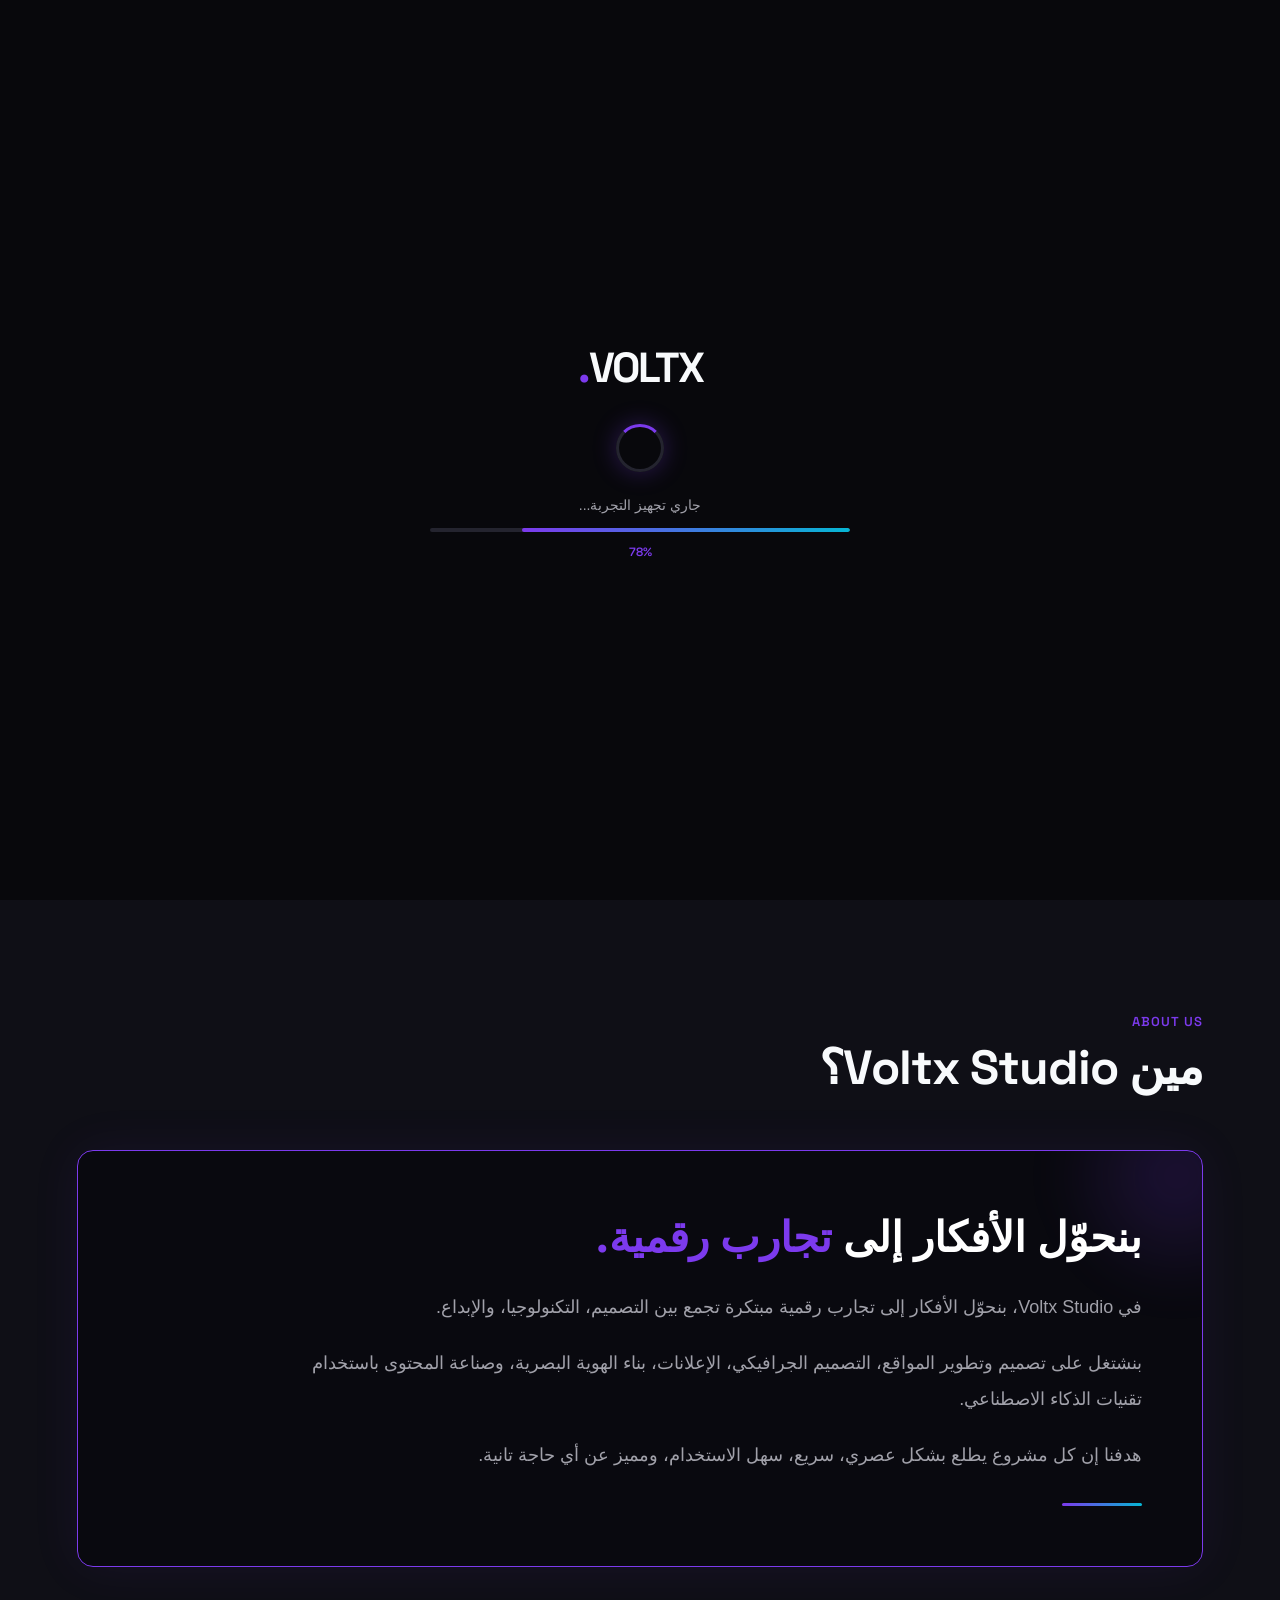
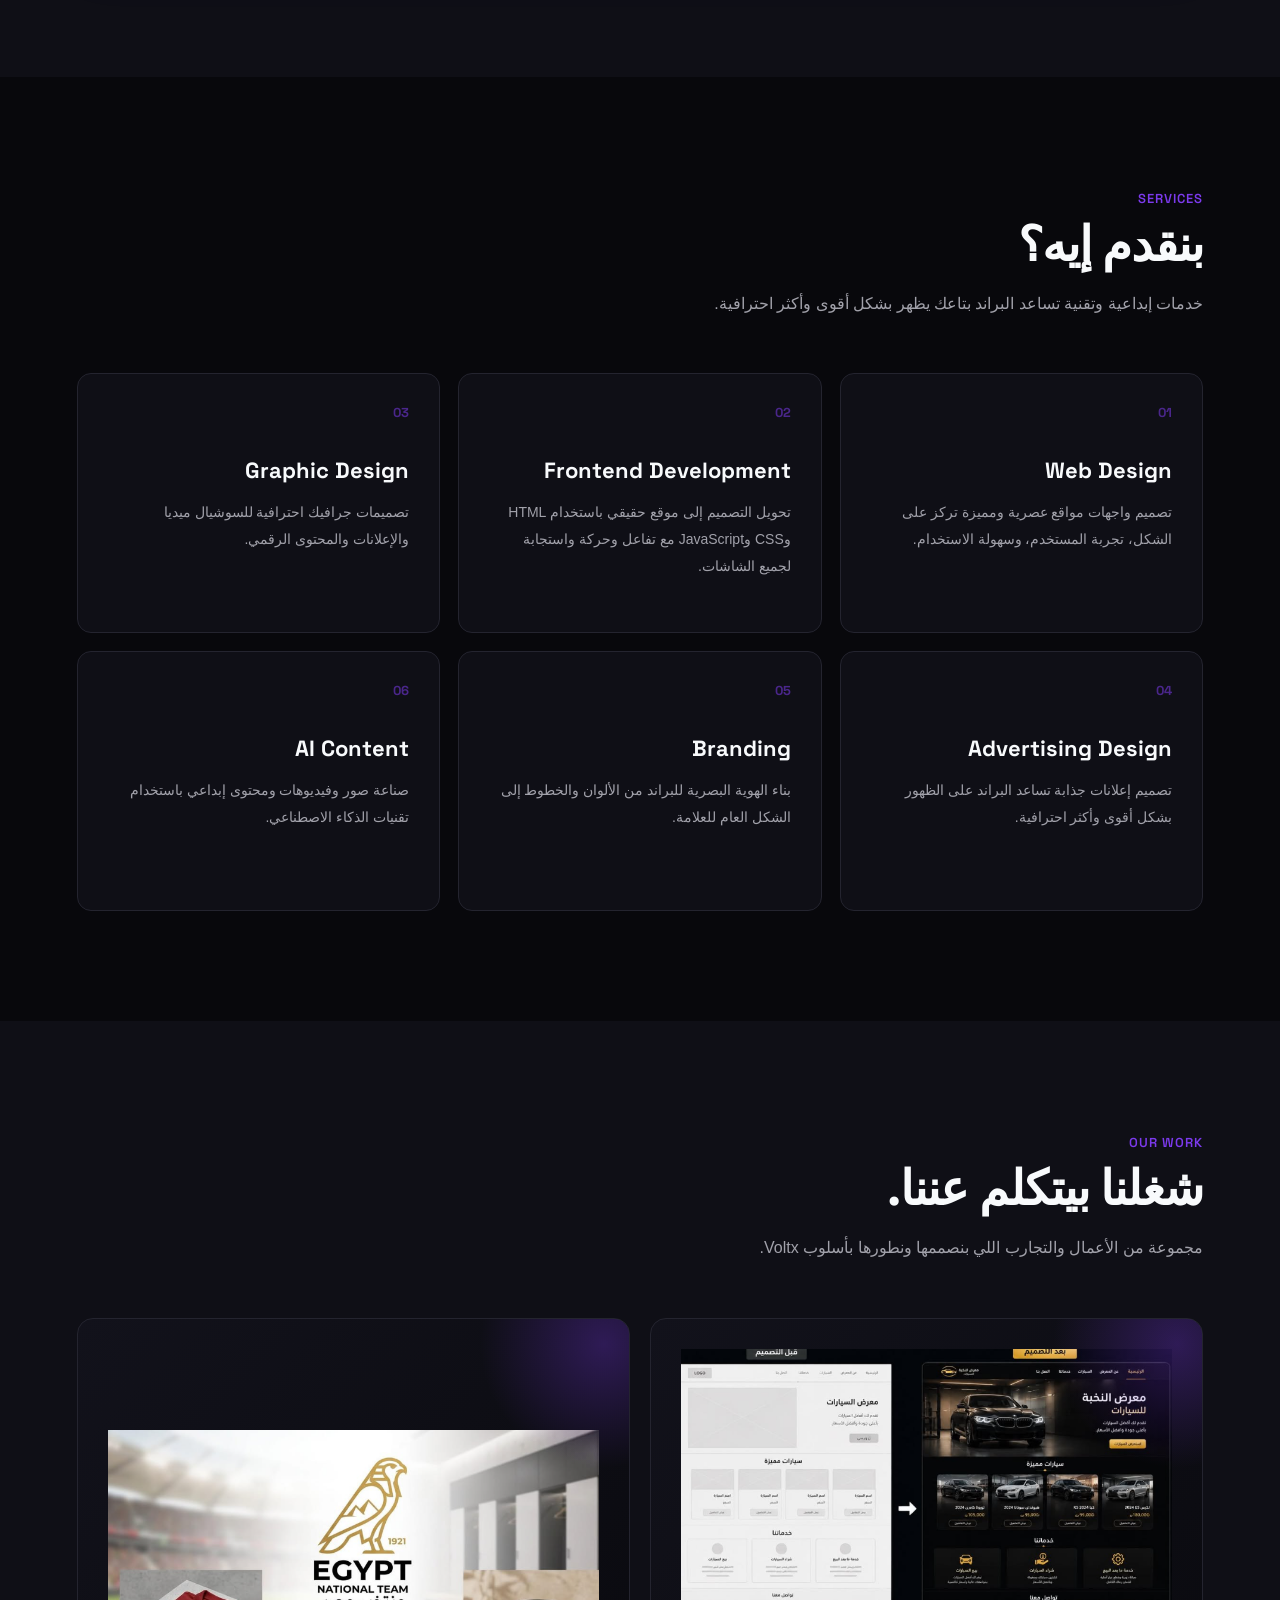
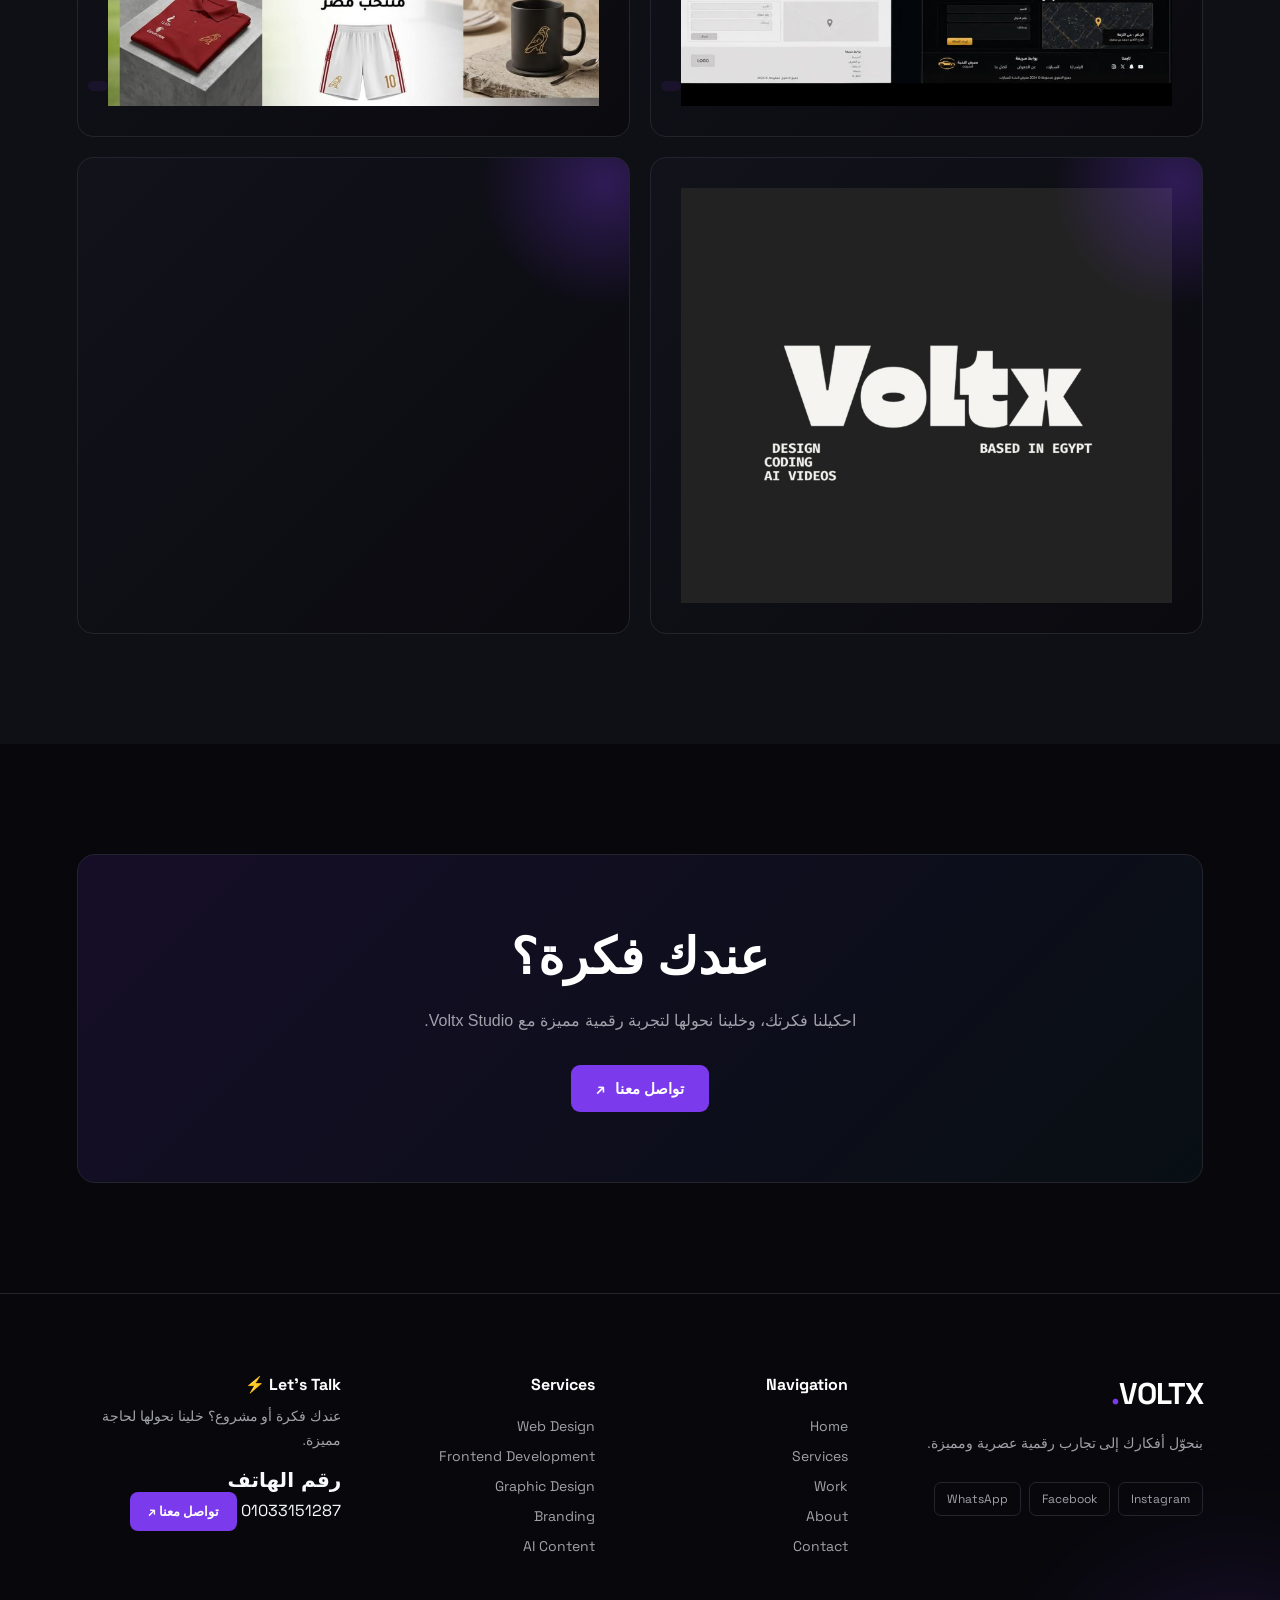
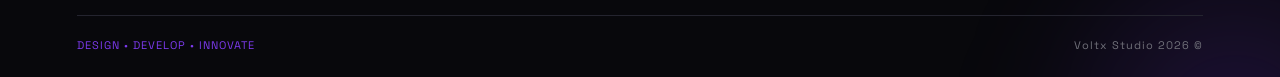
<file: voltx studio/index.html>
<!DOCTYPE html>
<html lang="ar" dir="rtl">

<head>

    <meta charset="UTF-8">

    <meta name="viewport"
          content="width=device-width, initial-scale=1.0, viewport-fit=cover">

 <meta name="description" content="Voltx Studio is an Egyptian creative digital studio specializing in website design and development, graphic design, and AI-powered visual content creation. We turn creative ideas into digital experiences.">

    <title>Voltx Studio</title>

    <link rel="icon" type="image/png" href="images/our logo.png">

    <link rel="preconnect" href="https://fonts.googleapis.com">

    <link rel="preconnect"
          href="https://fonts.gstatic.com"
          crossorigin>

    <link
        href="https://fonts.googleapis.com/css2?family=Space+Grotesk:wght@400;500;600;700&display=swap"
        rel="stylesheet">


    <style>

        /* =========================================================
           ROOT
        ========================================================= */

        :root {

            --background: #08080C;
            --surface: #0F0F16;

            --primary: #7C3AED;
            --primary-hover: #8B5CF6;

            --cyan: #06B6D4;

            --text: #F8FAFC;
            --muted: #A1A1AA;

            --border: #24242F;

        }


        /* =========================================================
           RESET
        ========================================================= */

        * {
            margin: 0;
            padding: 0;
            box-sizing: border-box;
        }


        html {

            scroll-behavior: smooth;

            scroll-padding-top: 80px;

        }


        body {

            min-width: 320px;

            background: var(--background);

            color: var(--text);

            font-family:
                "Space Grotesk",
                Arial,
                sans-serif;

            overflow-x: hidden;

        }


        a {

            text-decoration: none;

        }


        button {

            font-family: inherit;

        }


        img {

            max-width: 100%;

            display: block;

        }


        /* =========================================================
           LOADING SCREEN
        ========================================================= */

        #loading-screen {

            position: fixed;

            inset: 0;

            z-index: 99999;

            display: flex;

            align-items: center;

            justify-content: center;

            padding: 20px;

            background: #08080C;

            opacity: 1;

            visibility: visible;

            transition:
                opacity .7s ease,
                visibility .7s ease;

        }


        #loading-screen.hide {

            opacity: 0;

            visibility: hidden;

            pointer-events: none;

        }


        .loader-content {

            width: min(420px, 90vw);

            text-align: center;

        }


        .loader-logo {

            margin-bottom: 30px;

            color: var(--text);

            font-size: clamp(32px, 8vw, 42px);

            font-weight: 700;

            letter-spacing: -2px;

        }


        .loader-logo span {

            color: var(--primary);

        }


        .loader-spinner {

            width: 48px;

            height: 48px;

            margin: 0 auto 25px;

            border: 3px solid var(--border);

            border-top-color: var(--primary);

            border-radius: 50%;

            animation:
                loaderSpin .9s linear infinite;

            box-shadow:
                0 0 25px
                rgba(124, 58, 237, .3);

        }


        .loader-content p {

            margin-bottom: 15px;

            color: var(--muted);

            font-family: Arial, sans-serif;

            font-size: 14px;

        }


        .loader-line {

            width: 100%;

            height: 4px;

            overflow: hidden;

            background: var(--border);

            border-radius: 20px;

        }


        .loader-progress {

            width: 0%;

            height: 100%;

            background:
                linear-gradient(
                    90deg,
                    var(--primary),
                    var(--cyan)
                );

            border-radius: 20px;

            transition: width .1s linear;

        }


        .loader-percent {

            display: block;

            margin-top: 12px;

            color: var(--primary);

            font-size: 12px;

            font-weight: 600;

        }


        @keyframes loaderSpin {

            to {

                transform: rotate(360deg);

            }

        }


        /* =========================================================
           NAVBAR
        ========================================================= */

        .navbar {

            position: fixed;

            top: 0;
            left: 0;

            width: 100%;

            height: 76px;

            z-index: 1000;

            background:
                rgba(15, 15, 22, .88);

            backdrop-filter: blur(18px);

            -webkit-backdrop-filter: blur(18px);

            border-bottom:
                1px solid var(--border);

        }


        .nav-container {

            width: min(1200px, 100%);

            height: 100%;

            margin: auto;

            padding:
                0
                clamp(18px, 4vw, 30px);

            display: flex;

            align-items: center;

            justify-content: space-between;

        }


        /* =========================================================
           LOGO
        ========================================================= */

        .logo {

            flex-shrink: 0;

            color: var(--text);

            font-size:
                clamp(21px, 3vw, 25px);

            font-weight: 700;

            letter-spacing: -1px;

        }


        .logo span {

            color: var(--primary);

        }


        /* =========================================================
           DESKTOP NAV LINKS
        ========================================================= */

        .nav-links {

            display: flex;

            align-items: center;

            gap:
                clamp(18px, 3vw, 34px);

            list-style: none;

        }


        .nav-links a {

            position: relative;

            color: var(--muted);

            font-size: 15px;

            font-weight: 500;

            white-space: nowrap;

            transition: .3s ease;

        }


        .nav-links a:hover,
        .nav-links a.active {

            color: var(--text);

        }


        .nav-links a::after {

            content: "";

            position: absolute;

            left: 50%;

            bottom: -9px;

            width: 0;

            height: 2px;

            background: var(--primary);

            border-radius: 10px;

            transform:
                translateX(-50%);

            transition: .3s ease;

        }


        .nav-links a:hover::after,
        .nav-links a.active::after {

            width: 100%;

        }


        /* =========================================================
           NAV BUTTON
        ========================================================= */

        .nav-btn {

            flex-shrink: 0;

            display: flex;

            align-items: center;

            gap: 9px;

            padding: 11px 18px;

            color: white;

            background: var(--primary);

            border-radius: 8px;

            font-size: 14px;

            font-weight: 600;

            white-space: nowrap;

            box-shadow:
                0 0 20px
                rgba(124, 58, 237, .2);

            transition: .3s ease;

        }


        .nav-btn span {

            font-size: 18px;

            transition: .3s ease;

        }


        .nav-btn:hover {

            background: var(--primary-hover);

            transform:
                translateY(-2px);

            box-shadow:
                0 0 30px
                rgba(124, 58, 237, .35);

        }


        .nav-btn:hover span {

            transform:
                translate(3px, -3px);

        }


        /* =========================================================
           HAMBURGER BUTTON
           
           IMPORTANT:
           Hidden everywhere by default.
           Only appears inside mobile media query.
        ========================================================= */

        .menu-btn {

            display: none;

            width: 42px;

            height: 42px;

            padding: 9px;

            background: transparent;

            border:
                1px solid var(--border);

            border-radius: 8px;

            cursor: pointer;

        }


        .menu-btn span {

            display: block;

            width: 100%;

            height: 2px;

            margin: 5px 0;

            background: var(--text);

            border-radius: 10px;

            transition: .3s ease;

        }


        /* Hamburger -> X */

        .menu-btn.active span:nth-child(1) {

            transform:
                translateY(7px)
                rotate(45deg);

        }


        .menu-btn.active span:nth-child(2) {

            opacity: 0;

        }


        .menu-btn.active span:nth-child(3) {

            transform:
                translateY(-7px)
                rotate(-45deg);

        }


        /* =========================================================
           MOBILE MENU
           
           IMPORTANT:
           Completely hidden on desktop.
        ========================================================= */

        .mobile-menu {

            display: none;

        }


        /* =========================================================
           HERO
        ========================================================= */

        .hero {

            position: relative;

            width: 100%;

            min-height: 100svh;

            padding:
                clamp(110px, 15vh, 150px)
                clamp(20px, 5vw, 60px)
                clamp(70px, 10vh, 100px);

            display: flex;

            align-items: center;

            justify-content: center;

            text-align: center;

            overflow: hidden;

            background:

                radial-gradient(
                    circle at center,
                    rgba(124, 58, 237, .10),
                    transparent 42%
                ),

                var(--background);

        }


        /* =========================================================
           HERO CONTENT
        ========================================================= */

        .hero-content {

            position: relative;

            z-index: 5;

            width: min(900px, 100%);

        }


        .hero-badge {

            display: inline-flex;

            align-items: center;

            gap: 8px;

            margin-bottom: 25px;

            padding:
                8px 15px;

            color: var(--muted);

            background:
                rgba(124, 58, 237, .08);

            border:
                1px solid
                rgba(124, 58, 237, .3);

            border-radius: 30px;

            font-size: 13px;

        }


        .hero-badge span {

            color: var(--cyan);

        }


        .hero h1 {

            color: var(--text);

            font-size:
                clamp(40px, 7vw, 72px);

            line-height: 1.05;

            font-weight: 700;

            letter-spacing: -2px;

        }


        .hero h1 .purple {

            color: var(--primary);

        }


        .hero h1 .gradient {

            background:
                linear-gradient(
                    90deg,
                    var(--primary),
                    var(--cyan)
                );

            -webkit-background-clip: text;

            -webkit-text-fill-color: transparent;

        }


        .hero-description {

            max-width: 650px;

            margin:
                25px auto 35px;

            color: var(--muted);

            font-family: Arial, sans-serif;

            font-size:
                clamp(15px, 2vw, 18px);

            line-height: 1.9;

        }


        /* =========================================================
           HERO BUTTONS
        ========================================================= */

        .hero-buttons {

            display: flex;

            align-items: center;

            justify-content: center;

            flex-wrap: wrap;

            gap: 12px;

        }


        .hero-btn {

            display: inline-flex;

            align-items: center;

            justify-content: center;

            gap: 9px;

            min-width: 180px;

            padding:
                13px 22px;

            border-radius: 9px;

            font-size: 14px;

            font-weight: 600;

            transition: .3s ease;

        }


        .hero-btn.primary {

            color: white;

            background: var(--primary);

            box-shadow:
                0 10px 30px
                rgba(124, 58, 237, .2);

        }


        .hero-btn.primary:hover {

            background:
                var(--primary-hover);

            transform:
                translateY(-4px);

            box-shadow:
                0 15px 40px
                rgba(124, 58, 237, .35);

        }


        .hero-btn.secondary {

            color: var(--text);

            background:
                rgba(255,255,255,.02);

            border:
                1px solid var(--border);

        }


        .hero-btn.secondary:hover {

            border-color:
                var(--primary);

            color:
                var(--primary);

            transform:
                translateY(-4px);

        }


        /* =========================================================
           BIG 3D V
        ========================================================= */

        .big-v {

            position: absolute;

            top: 50%;

            z-index: 1;

            color: transparent;

            font-size:
                clamp(220px, 35vw, 520px);

            line-height: 1;

            font-weight: 700;

            -webkit-text-stroke:
                2px
                rgba(124, 58, 237, .15);

            text-shadow:
                0 0 40px
                rgba(124, 58, 237, .15);

            pointer-events: none;

            transform-style: preserve-3d;

            perspective: 800px;

        }


        .big-v.left {

            left:
                clamp(-180px, -8vw, -80px);

            transform:
                translateY(-50%)
                rotateY(0deg);

            animation:
                rotateVLeft
                8s
                linear
                infinite;

        }


        .big-v.right {

            right:
                clamp(-180px, -8vw, -80px);

            transform:
                translateY(-50%)
                rotateY(180deg);

            animation:
                rotateVRight
                8s
                linear
                infinite;

        }


        @keyframes rotateVLeft {

            0% {

                transform:
                    translateY(-50%)
                    rotateY(0deg);

            }

            50% {

                transform:
                    translateY(-50%)
                    rotateY(180deg);

            }

            100% {

                transform:
                    translateY(-50%)
                    rotateY(360deg);

            }

        }


        @keyframes rotateVRight {

            0% {

                transform:
                    translateY(-50%)
                    rotateY(180deg);

            }

            50% {

                transform:
                    translateY(-50%)
                    rotateY(0deg);

            }

            100% {

                transform:
                    translateY(-50%)
                    rotateY(-180deg);

            }

        }


        /* =========================================================
           SECTION GENERAL
        ========================================================= */

        section {

            position: relative;

            width: 100%;

            padding:
                110px
                clamp(20px, 6vw, 80px);

            overflow: hidden;

        }


        .section-container {

            width:
                min(1200px, 100%);

            margin: auto;

        }


        .section-heading {

            margin-bottom: 55px;

        }


        .section-label {

            display: inline-block;

            margin-bottom: 12px;

            color: var(--primary);

            font-size: 13px;

            font-weight: 600;

            letter-spacing: 1px;

            text-transform: uppercase;

        }


        .section-heading h2 {

            color: var(--text);

            font-size:
                clamp(32px, 5vw, 48px);

            line-height: 1.1;

            letter-spacing: -1px;

        }


        .section-heading p {

            max-width: 650px;

            margin-top: 18px;

            color: var(--muted);

            font-family: Arial, sans-serif;

            font-size: 16px;

            line-height: 1.8;

        }


        /* =========================================================
           ABOUT
        ========================================================= */

        .about {

            background:
                var(--surface);

        }


        .about-box {

            position: relative;

            padding:
                clamp(30px, 5vw, 60px);

            background:
                rgba(8,8,12,.7);

            border:
                1px solid var(--primary);

            border-radius: 16px;

            box-shadow:
                0 0 50px
                rgba(124,58,237,.08);

            overflow: hidden;

        }


        .about-box::before {

            content: "";

            position: absolute;

            top: -100px;

            right: -100px;

            width: 250px;

            height: 250px;

            background:
                radial-gradient(
                    circle,
                    rgba(124,58,237,.18),
                    transparent 70%
                );

            filter: blur(20px);

        }


        .about-box h2 {

            position: relative;

            z-index: 2;

            margin-bottom: 25px;

            color: white;

            font-size:
                clamp(28px, 4vw, 42px);

        }


        .about-box h2 span {

            color: var(--primary);

        }


        .about-box p {

            position: relative;

            z-index: 2;

            max-width: 850px;

            margin-bottom: 20px;

            color: var(--muted);

            font-family: Arial, sans-serif;

            font-size:
                clamp(15px, 2vw, 18px);

            line-height: 2;

        }


        .about-line {

            width: 80px;

            height: 3px;

            margin-top: 30px;

            background:
                linear-gradient(
                    90deg,
                    var(--primary),
                    var(--cyan)
                );

            border-radius: 10px;

        }


        /* =========================================================
           SERVICES
        ========================================================= */

        .services {

            background:
                var(--background);

        }


        .services-grid {

            display: grid;

            grid-template-columns:
                repeat(3, 1fr);

            gap: 18px;

        }


        .service-card {

            position: relative;

            min-height: 260px;

            padding: 30px;

            background:
                var(--surface);

            border:
                1px solid var(--border);

            border-radius: 14px;

            overflow: hidden;

            transition: .35s ease;

        }


        .service-card::before {

            content: "";

            position: absolute;

            top: 0;

            left: 0;

            width: 100%;

            height: 2px;

            background:
                linear-gradient(
                    90deg,
                    transparent,
                    var(--primary),
                    transparent
                );

            transform:
                translateX(-100%);

            transition: .5s ease;

        }


        .service-card:hover {

            transform:
                translateY(-8px);

            border-color:
                rgba(124,58,237,.55);

            box-shadow:
                0 20px 50px
                rgba(0,0,0,.25);

        }


        .service-card:hover::before {

            transform:
                translateX(100%);

        }


        .service-number {

            margin-bottom: 35px;

            color:
                rgba(124,58,237,.55);

            font-size: 13px;

            font-weight: 700;

        }


        .service-card h3 {

            margin-bottom: 15px;

            color: var(--text);

            font-size: 22px;

        }


        .service-card p {

            color: var(--muted);

            font-family: Arial, sans-serif;

            font-size: 14px;

            line-height: 1.9;

        }


        /* =========================================================
           WORKS
        ========================================================= */

        .works {

            background:
                var(--surface);

        }


        .works-grid {

            display: grid;

            grid-template-columns:
                repeat(2, 1fr);

            gap: 20px;

        }


        .work-card {

            position: relative;

            min-height: 320px;

            display: flex;

            align-items: flex-end;

            padding: 30px;

            background:
                linear-gradient(
                    135deg,
                    #12121B,
                    #0A0A0F
                );

            border:
                1px solid var(--border);

            border-radius: 16px;

            overflow: hidden;

            transition: .35s ease;

        }


        .work-card::before {

            content: "";

            position: absolute;

            width: 250px;

            height: 250px;

            top: -100px;

            right: -100px;

            background:
                radial-gradient(
                    circle,
                    rgba(124,58,237,.3),
                    transparent 70%
                );

            transition: .4s ease;

        }


        .work-card:hover {

            transform:
                translateY(-7px);

            border-color:
                rgba(124,58,237,.5);

        }


        .work-card:hover::before {

            transform:
                scale(1.4);

        }


        .work-content {

            position: relative;

            z-index: 2;

        }


        .work-tag {

            display: inline-block;

            margin-bottom: 10px;

            padding:
                5px 10px;

            color: var(--primary);

            background:
                rgba(124,58,237,.1);

            border-radius: 5px;

            font-size: 11px;

        }


        .work-card h3 {

            margin-bottom: 8px;

            color: white;

            font-size: 25px;

        }


        .work-card p {

            max-width: 450px;

            color: var(--muted);

            font-family: Arial, sans-serif;

            font-size: 14px;

            line-height: 1.7;

        }


        /* =========================================================
           CONTACT
        ========================================================= */

        .contact {

            background:
                var(--background);

        }


        .contact-box {

            position: relative;

            padding:
                clamp(35px, 6vw, 70px);

            text-align: center;

            background:
                linear-gradient(
                    135deg,
                    rgba(124,58,237,.12),
                    rgba(6,182,212,.04)
                );

            border:
                1px solid var(--border);

            border-radius: 18px;

            overflow: hidden;

        }


        .contact-box h2 {

            margin-bottom: 18px;

            color: white;

            font-size:
                clamp(30px, 5vw, 50px);

        }


        .contact-box p {

            max-width: 600px;

            margin:
                0 auto 30px;

            color: var(--muted);

            font-family: Arial, sans-serif;

            line-height: 1.8;

        }


        .contact-btn-main {

            display: inline-flex;

            align-items: center;

            justify-content: center;

            gap: 10px;

            padding:
                14px 25px;

            color: white;

            background:
                var(--primary);

            border-radius: 9px;

            font-size: 15px;

            font-weight: 600;

            transition: .3s ease;

        }


        .contact-btn-main:hover {

            background:
                var(--primary-hover);

            transform:
                translateY(-4px);

            box-shadow:
                0 15px 35px
                rgba(124,58,237,.3);

        }


        /* =========================================================
           FOOTER
        ========================================================= */

        .footer {

            position: relative;

            padding:
                80px
                clamp(20px, 6vw, 80px)
                25px;

            background:
                #08080C;

            border-top:
                1px solid var(--border);

            overflow: hidden;

        }


        .footer-glow {

            position: absolute;

            width: 450px;

            height: 450px;

            right: -180px;

            bottom: -280px;

            background:
                radial-gradient(
                    circle,
                    rgba(124,58,237,.22),
                    transparent 70%
                );

            filter: blur(50px);

            pointer-events: none;

        }


        .footer-container {

            position: relative;

            z-index: 2;

            width:
                min(1200px, 100%);

            margin: auto;

            display: grid;

            grid-template-columns:
                1.5fr 1fr 1fr 1.3fr;

            gap: 50px;

        }


        .footer-logo {

            color: white;

            font-size: 30px;

            font-weight: 700;

            letter-spacing: -1px;

        }


        .footer-logo span {

            color: var(--primary);

        }


        .footer-brand p {

            max-width: 280px;

            margin:
                18px 0 25px;

            color: var(--muted);

            font-family: Arial, sans-serif;

            font-size: 14px;

            line-height: 1.8;

        }


        .footer-socials {

            display: flex;

            flex-wrap: wrap;

            gap: 8px;

        }


        .footer-socials a {

            padding:
                8px 12px;

            color: var(--muted);

            border:
                1px solid var(--border);

            border-radius: 7px;

            font-size: 12px;

            transition: .3s ease;

        }


        .footer-socials a:hover {

            color: white;

            border-color:
                var(--primary);

            background:
                rgba(124,58,237,.1);

            transform:
                translateY(-3px);

        }


        .footer-links {

            display: flex;

            flex-direction: column;

            gap: 12px;

        }


        .footer-links h3,
        .footer-contact h3 {

            margin-bottom: 10px;

            color: white;

            font-size: 16px;

        }


        .footer-links a {

            width: fit-content;

            color: var(--muted);

            font-size: 14px;

            transition: .3s ease;

        }


        .footer-links a:hover {

            color:
                var(--primary);

            transform:
                translateX(5px);

        }


        .footer-contact p {

            max-width: 260px;

            margin-bottom: 15px;

            color: var(--muted);

            font-family: Arial, sans-serif;

            font-size: 14px;

            line-height: 1.7;

        }


        .footer-phone {

            display: block;

            width: fit-content;

            margin-bottom: 18px;

            color: white;

            font-size: 20px;

            font-weight: 600;

            transition: .3s ease;

        }


        .footer-phone:hover {

            color:
                var(--cyan);

        }


        .footer-btn {

            display: inline-block;

            padding:
                11px 18px;

            color: white;

            background:
                var(--primary);

            border-radius: 8px;

            font-size: 13px;

            font-weight: 600;

            transition: .3s ease;

        }


        .footer-btn:hover {

            background:
                var(--primary-hover);

            transform:
                translateY(-3px);

            box-shadow:
                0 10px 30px
                rgba(124,58,237,.3);

        }


        .footer-bottom {

            position: relative;

            z-index: 2;

            width:
                min(1200px, 100%);

            margin:
                60px auto 0;

            padding-top: 22px;

            border-top:
                1px solid var(--border);

            display: flex;

            align-items: center;

            justify-content: space-between;

            gap: 20px;

            color: #71717A;

            font-size: 11px;

            letter-spacing: 1px;

        }


        .footer-bottom span:last-child {

            color:
                var(--primary);

        }


        /* =========================================================
           TABLET
        ========================================================= */

        @media (max-width: 900px) {

            .footer-container {

                grid-template-columns:
                    repeat(2, 1fr);

            }


            .services-grid {

                grid-template-columns:
                    repeat(2, 1fr);

            }

        }


        /* =========================================================
           MOBILE
        ========================================================= */

        @media (max-width: 850px) {


            /* Desktop links disappear */

            .nav-links,
            .nav-btn {

                display: none;

            }


            /* Hamburger appears */

            .menu-btn {

                display: block;

            }


            /* =====================================================
               MOBILE MENU
            ===================================================== */

            .mobile-menu {

                position: fixed;

                top: 76px;

                left: 0;

                width: 100%;

                padding: 15px 20px 20px;

                display: flex;

                flex-direction: column;

                background:
                    rgba(15,15,22,.98);

                border-bottom:
                    1px solid var(--border);

                transform:
                    translateY(-120%);

                opacity: 0;

                pointer-events: none;

                transition:
                    transform .35s ease,
                    opacity .35s ease;

                box-shadow:
                    0 20px 40px
                    rgba(0,0,0,.25);

            }


            /* Open */

            .mobile-menu.active {

                transform:
                    translateY(0);

                opacity: 1;

                pointer-events:
                    auto;

            }


            .mobile-menu a {

                display: block;

                padding: 15px;

                color: var(--muted);

                border-bottom:
                    1px solid var(--border);

                font-size: 15px;

                transition: .3s ease;

            }


            .mobile-menu a:last-child {

                border-bottom:
                    none;

            }


            .mobile-menu a:hover,
            .mobile-menu a.active {

                color: white;

                padding-right:
                    20px;

                border-color:
                    var(--primary);

            }


            /* Big V */

            .big-v {

                opacity: .07;

                font-size:
                    clamp(180px, 50vw, 320px);

            }


            .big-v.left {

                left: -130px;

            }


            .big-v.right {

                right: -130px;

            }


            /* Hero */

            .hero {

                padding-left: 20px;

                padding-right: 20px;

            }


            .hero h1 {

                letter-spacing:
                    -1px;

            }


            .hero-description {

                line-height:
                    1.8;

            }


            .section-heading {

                margin-bottom:
                    35px;

            }


            .works-grid {

                grid-template-columns:
                    1fr;

            }


            .footer-container {

                grid-template-columns:
                    1fr;

                gap: 40px;

            }


            .footer-bottom {

                flex-direction:
                    column;

                align-items:
                    flex-start;

                gap: 12px;

            }

        }


        /* =========================================================
           SMALL PHONES
        ========================================================= */

        @media (max-width: 600px) {

            .navbar {

                height: 68px;

            }


            .mobile-menu {

                top: 68px;

            }


            .nav-container {

                padding:
                    0 18px;

            }


            .logo {

                font-size: 21px;

            }


            .hero {

                min-height:
                    100svh;

                padding-top:
                    100px;

            }


            .hero-badge {

                font-size:
                    11px;

            }


            .hero-buttons {

                flex-direction:
                    column;

                width: 100%;

            }


            .hero-btn {

                width: 100%;

                max-width:
                    300px;

            }


            .services-grid {

                grid-template-columns:
                    1fr;

            }


            section {

                padding:
                    80px 20px;

            }


            .service-card {

                min-height:
                    230px;

            }


            .work-card {

                min-height:
                    280px;

                padding:
                    25px;

            }


            .footer {

                padding:
                    60px 20px 20px;

            }


            .footer-bottom {

                margin-top:
                    45px;

            }

        }


        /* =========================================================
           VERY SMALL PHONES
        ========================================================= */

        @media (max-width: 380px) {

            .hero h1 {

                font-size:
                    36px;

            }


            .hero-description {

                font-size:
                    14px;

            }


            .menu-btn {

                width:
                    40px;

                height:
                    40px;

            }

        }


    </style>

</head>


<body>


    <!-- =========================================================
         LOADING SCREEN
    ========================================================= -->

    <div id="loading-screen">

        <div class="loader-content">

            <div class="loader-logo">
                VOLTX<span>.</span>
            </div>

            <div class="loader-spinner"></div>

            <p>
                جاري تجهيز التجربة...
            </p>

            <div class="loader-line">

                <div class="loader-progress"></div>

            </div>

            <span class="loader-percent">
                0%
            </span>

        </div>

    </div>



    <!-- =========================================================
         NAVBAR
    ========================================================= -->

    <nav class="navbar">

        <div class="nav-container">


            <!-- Logo -->

            <a href="#home" class="logo">

                VOLTX<span>.</span>

            </a>


            <!-- Desktop Menu -->

            <ul class="nav-links">

                <li>
                    <a href="#home" class="active">
                        Home
                    </a>
                </li>

                <li>
                    <a href="#services">
                        Services
                    </a>
                </li>

                <li>
                    <a href="#works">
                        Work
                    </a>
                </li>

                <li>
                    <a href="#about">
                        About
                    </a>
                </li>

                <li>
                    <a href="#contact">
                        Contact
                    </a>
                </li>

                    <li>
                    <a href="payments.html">
                          Payments 
                    </a>
                </li>
            </ul>


            <!-- Desktop Button -->

            <a href="#contact" class="nav-btn">

                Let's Talk

                <span>
                    ↗
                </span>

            </a>


            <!-- Hamburger -->

            <button
                class="menu-btn"
                aria-label="فتح القائمة"
                aria-expanded="false"
                type="button">

                <span></span>
                <span></span>
                <span></span>

            </button>

        </div>


        <!-- =====================================================
             MOBILE MENU
             
             IMPORTANT:
             There is ONLY ONE mobile-menu.
        ====================================================== -->

        <div class="mobile-menu">

            <a href="#home" class="active">
                Home
            </a>

            <a href="#services">
                Services
            </a>

            <a href="#works">
                Work
            </a>

            <a href="#about">
                About
            </a>

            <a href="#contact">
                Contact
            </a>

        </div>

    </nav>



    <!-- =========================================================
         HERO
    ========================================================= -->

    <main
        class="hero"
        id="home">


        <!-- Left V -->

        <div class="big-v left">
            V
        </div>


        <!-- Right V -->

        <div class="big-v right">
            V
        </div>


        <!-- Hero Content -->

        <div class="hero-content">


            <div class="hero-badge">

                <span>⚡</span>

                Voltx Studio

                <span>✦</span>

            </div>


            <h1>

                أهلاً بالفولتكساوي 👀
 
                <br>

                <span class="gradient">
                    اصنع براندك
                </span>

                باحتراف

            </h1>


            <p class="hero-description">

                في Voltx Studio بنحوّل أفكارك إلى
                تجارب رقمية عصرية تجمع بين
                التصميم، التكنولوجيا والإبداع.

            </p>


            <div class="hero-buttons">

                <a
                    href="#contact"
                    class="hero-btn primary">

                    🚀

                    ابدأ مشروعك الآن

                    <span>↗</span>

                </a>


                <a
                    href="#services"
                    class="hero-btn secondary">

                    اكتشف خدماتنا

                    <span>↓</span>

                </a>

            </div>

        </div>

    </main>



    <!-- =========================================================
         ABOUT
    ========================================================= -->

    <section
        class="about"
        id="about">

        <div class="section-container">


            <div class="section-heading">

                <span class="section-label">
                    About Us
                </span>

                <h2>
                    مين Voltx Studio؟
                </h2>

            </div>


            <div class="about-box">

                <h2>
                    بنحوّل الأفكار إلى
                    <span>
                        تجارب رقمية.
                    </span>
                </h2>


                <p>

                    في Voltx Studio، بنحوّل الأفكار
                    إلى تجارب رقمية مبتكرة تجمع
                    بين التصميم، التكنولوجيا،
                    والإبداع.

                </p>


                <p>

                    بنشتغل على تصميم وتطوير
                    المواقع، التصميم الجرافيكي،
                    الإعلانات، بناء الهوية البصرية،
                    وصناعة المحتوى باستخدام
                    تقنيات الذكاء الاصطناعي.

                </p>


                <p>

                    هدفنا إن كل مشروع يطلع بشكل
                    عصري، سريع، سهل الاستخدام،
                    ومميز عن أي حاجة تانية.

                </p>


                <div class="about-line"></div>

            </div>

        </div>

    </section>



    <!-- =========================================================
         SERVICES
    ========================================================= -->

    <section
        class="services"
        id="services">

        <div class="section-container">


            <div class="section-heading">

                <span class="section-label">
                    Services
                </span>

                <h2>
                    بنقدم إيه؟
                </h2>

                <p>

                    خدمات إبداعية وتقنية تساعد
                    البراند بتاعك يظهر بشكل أقوى
                    وأكثر احترافية.

                </p>

            </div>


            <div class="services-grid">


                <!-- 01 -->

                <div class="service-card">

                    <div class="service-number">
                        01
                    </div>

                    <h3>
                        Web Design
                    </h3>

                    <p>

                        تصميم واجهات مواقع عصرية
                        ومميزة تركز على الشكل،
                        تجربة المستخدم، وسهولة
                        الاستخدام.

                    </p>

                </div>


                <!-- 02 -->

                <div class="service-card">

                    <div class="service-number">
                        02
                    </div>

                    <h3>
                        Frontend Development
                    </h3>

                    <p>

                        تحويل التصميم إلى موقع حقيقي
                        باستخدام HTML وCSS وJavaScript
                        مع تفاعل وحركة واستجابة
                        لجميع الشاشات.

                    </p>

                </div>


                <!-- 03 -->

                <div class="service-card">

                    <div class="service-number">
                        03
                    </div>

                    <h3>
                        Graphic Design
                    </h3>

                    <p>

                        تصميمات جرافيك احترافية
                        للسوشيال ميديا والإعلانات
                        والمحتوى الرقمي.

                    </p>

                </div>


                <!-- 04 -->

                <div class="service-card">

                    <div class="service-number">
                        04
                    </div>

                    <h3>
                        Advertising Design
                    </h3>

                    <p>

                        تصميم إعلانات جذابة تساعد
                        البراند على الظهور بشكل أقوى
                        وأكثر احترافية.

                    </p>

                </div>


                <!-- 05 -->

                <div class="service-card">

                    <div class="service-number">
                        05
                    </div>

                    <h3>
                        Branding
                    </h3>

                    <p>

                        بناء الهوية البصرية للبراند
                        من الألوان والخطوط إلى الشكل
                        العام للعلامة.

                    </p>

                </div>


                <!-- 06 -->

                <div class="service-card">

                    <div class="service-number">
                        06
                    </div>

                    <h3>
                        AI Content
                    </h3>

                    <p>

                        صناعة صور وفيديوهات ومحتوى
                        إبداعي باستخدام تقنيات
                        الذكاء الاصطناعي.

                    </p>

                </div>


            </div>

        </div>

    </section>



    <!-- =========================================================
         WORKS
    ========================================================= -->

    <section
        class="works"
        id="works">

        <div class="section-container">


            <div class="section-heading">

                <span class="section-label">
                    Our Work
                </span>

                <h2>
                    شغلنا بيتكلم عننا.
                </h2>

                <p>

                    مجموعة من الأعمال والتجارب
                    اللي بنصممها ونطورها بأسلوب
                    Voltx.

                </p>

            </div>


            <div class="works-grid">


                <div class="work-card">
<img src="images/car web.png" alt="" srcset="">
                    <div class="work-content">

                        <span class="work-tag">
                        

                    

                    </div>

                </div>


                <div class="work-card">
<img src="images/egypr.png" alt="" srcset="">

                    <div class="work-content">

                        <span class="work-tag">
                    

                    </div>

                </div>


                <div class="work-card">
<img src="images/our logo.png  " alt="" srcset="">

                    <div class="work-content">

                       

                    </div>

                </div>


                <div class="work-card">
<video src="WhatsApp Video 2026-10-07 at 7.42.55 PM.mp4" controls style="width: 900px; height: 400px"></video>
                    <div class="work-content">
 

                    </div>

                </div>


            </div>

        </div>

    </section>



    <!-- =========================================================
         CONTACT
    ========================================================= -->

    <section
        class="contact"
        id="contact">

        <div class="section-container">

            <div class="contact-box">

                <h2>
                    عندك فكرة؟
                </h2>

                <p>

                    احكيلنا فكرتك، وخلينا نحولها
                    لتجربة رقمية مميزة مع Voltx Studio.

                </p>

                <a
                    href="https://wa.me/201033151287"
                    target="_blank"
                    class="contact-btn-main">

                    تواصل معنا

                    <span>
                        ↗
                    </span>

                </a>

            </div>

        </div>

    </section>



    <!-- =========================================================
         FOOTER
    ========================================================= -->

    <footer class="footer">

        <div class="footer-glow"></div>


        <div class="footer-container">


            <!-- Brand -->

            <div class="footer-brand">

                <a
                    href="#home"
                    class="footer-logo">

                    VOLTX<span>.</span>

                </a>


                <p>

                    بنحوّل أفكارك إلى تجارب
                    رقمية عصرية ومميزة.

                </p>


                <div class="footer-socials">

                    <a href="https://www.instagram.com/voltx_studio/">
                        Instagram
                    </a>

                    <a href=" https://www.facebook.com/profile.php?id=61590469802804">
                        Facebook
                    </a>

                    <a
                        href="https://wa.me/201033151287"
                        target="_blank">

                        WhatsApp

                    </a>

                </div>

            </div>


            <!-- Navigation -->

            <div class="footer-links">

                <h3>
                    Navigation
                </h3>

                <a href="#home">
                    Home
                </a>

                <a href="#services">
                    Services
                </a>

                <a href="#works">
                    Work
                </a>

                <a href="#about">
                    About
                </a>

                <a href="#contact">
                    Contact
                </a>

            </div>


            <!-- Services -->

            <div class="footer-links">

                <h3>
                    Services
                </h3>

                <a href="#services">
                    Web Design
                </a>

                <a href="#services">
                    Frontend Development
                </a>

                <a href="#services">
                    Graphic Design
                </a>

                <a href="#services">
                    Branding
                </a>

                <a href="#services">
                    AI Content
                </a>

            </div>


            <!-- Contact -->

            <div class="footer-contact">

                <h3>
                    Let's Talk ⚡
                </h3>

                <p>

                    عندك فكرة أو مشروع؟
                    خلينا نحولها لحاجة مميزة.

                </p>


              
<h1 align="right" style="font-family: system-ui; font-size: 20px;">رقم الهاتف </h1>
                    01033151287

                 

                <a
                    href="https://wa.me/201033151287"
                    target="_blank"
                    class="footer-btn">

                    تواصل معنا ↗

                </a>

            </div>


        </div>


        <!-- Bottom -->

        <div class="footer-bottom">

            <span>
                © 2026 Voltx Studio
            </span>

            <span>
                DESIGN • DEVELOP • INNOVATE
            </span>

        </div>

    </footer>



    <!-- =========================================================
         JAVASCRIPT
    ========================================================= -->

    <script>


        /* =====================================================
           LOADING SCREEN
        ===================================================== */

        const loadingScreen =
            document.getElementById(
                "loading-screen"
            );

        const progress =
            document.querySelector(
                ".loader-progress"
            );

        const percent =
            document.querySelector(
                ".loader-percent"
            );


        let loading = 0;


        const loadingInterval =
            setInterval(() => {


                loading += 1;


                progress.style.width =
                    loading + "%";


                percent.textContent =
                    loading + "%";


                if (loading >= 100) {


                    clearInterval(
                        loadingInterval
                    );


                    setTimeout(() => {

                        loadingScreen.classList.add(
                            "hide"
                        );

                    }, 250);

                }


            }, 25);



        /* =====================================================
           MOBILE MENU
        ===================================================== */

        const menuBtn =
            document.querySelector(
                ".menu-btn"
            );


        const mobileMenu =
            document.querySelector(
                ".mobile-menu"
            );


        const mobileLinks =
            document.querySelectorAll(
                ".mobile-menu a"
            );



        /* Open / Close */

        menuBtn.addEventListener(
            "click",
            () => {


                const isOpen =
                    mobileMenu.classList.toggle(
                        "active"
                    );


                menuBtn.classList.toggle(
                    "active"
                );


                menuBtn.setAttribute(
                    "aria-expanded",
                    isOpen
                );


            }
        );



        /* Close after clicking link */

        mobileLinks.forEach(
            link => {

                link.addEventListener(
                    "click",
                    () => {


                        mobileMenu.classList.remove(
                            "active"
                        );


                        menuBtn.classList.remove(
                            "active"
                        );


                        menuBtn.setAttribute(
                            "aria-expanded",
                            "false"
                        );


                    }
                );

            }
        );



        /* Close with Escape */

        document.addEventListener(
            "keydown",
            event => {


                if (
                    event.key === "Escape"
                ) {


                    mobileMenu.classList.remove(
                        "active"
                    );


                    menuBtn.classList.remove(
                        "active"
                    );


                    menuBtn.setAttribute(
                        "aria-expanded",
                        "false"
                    );


                }


            }
        );



        /* =====================================================
           RESET MOBILE MENU WHEN SCREEN BECOMES DESKTOP
        ===================================================== */

        window.addEventListener(
            "resize",
            () => {


                if (
                    window.innerWidth > 850
                ) {


                    mobileMenu.classList.remove(
                        "active"
                    );


                    menuBtn.classList.remove(
                        "active"
                    );


                    menuBtn.setAttribute(
                        "aria-expanded",
                        "false"
                    );


                }


            }
        );



        /* =====================================================
           ACTIVE NAVIGATION
        ===================================================== */

        const allNavLinks =
            document.querySelectorAll(
                ".nav-links a, .mobile-menu a"
            );


        allNavLinks.forEach(
            link => {

                link.addEventListener(
                    "click",
                    () => {


                        allNavLinks.forEach(
                            item => {

                                item.classList.remove(
                                    "active"
                                );

                            }
                        );


                        link.classList.add(
                            "active"
                        );


                    }
                );

            }
        );


    </script>


</body>

</html>
</file>
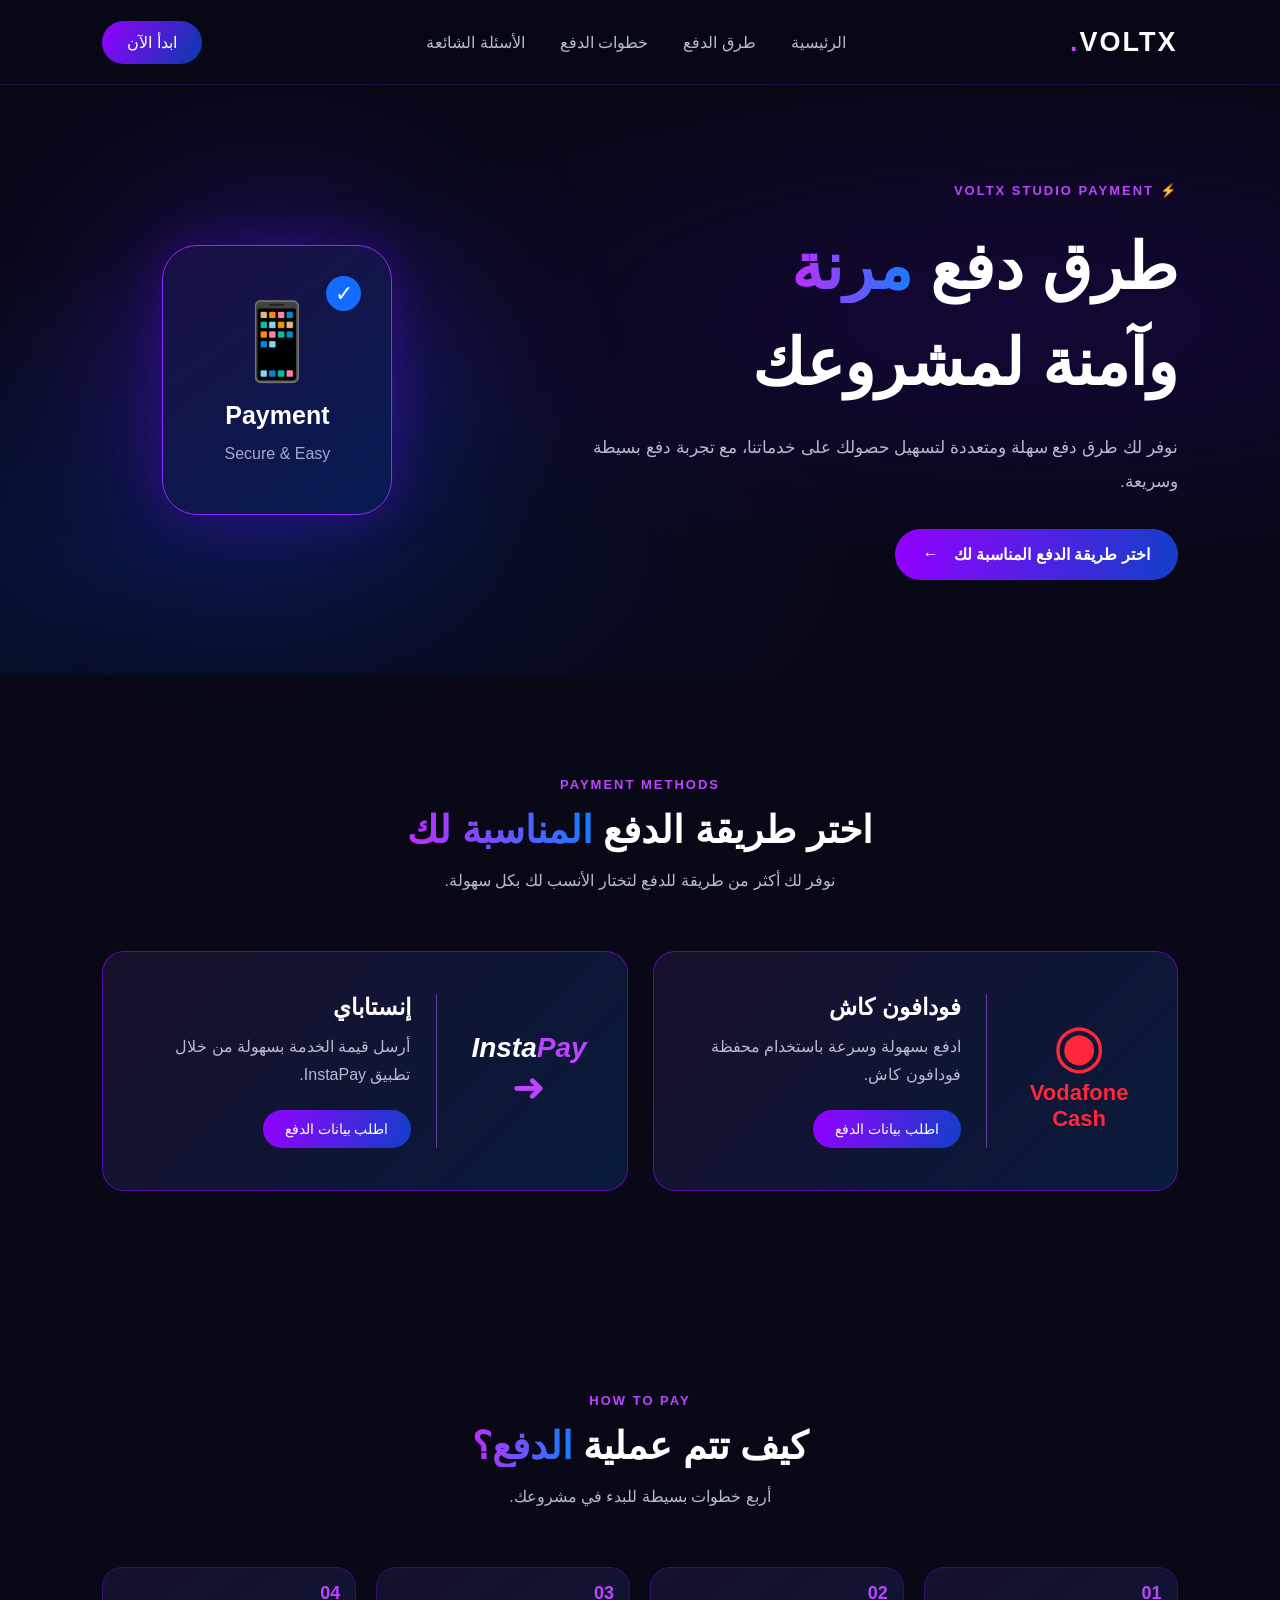
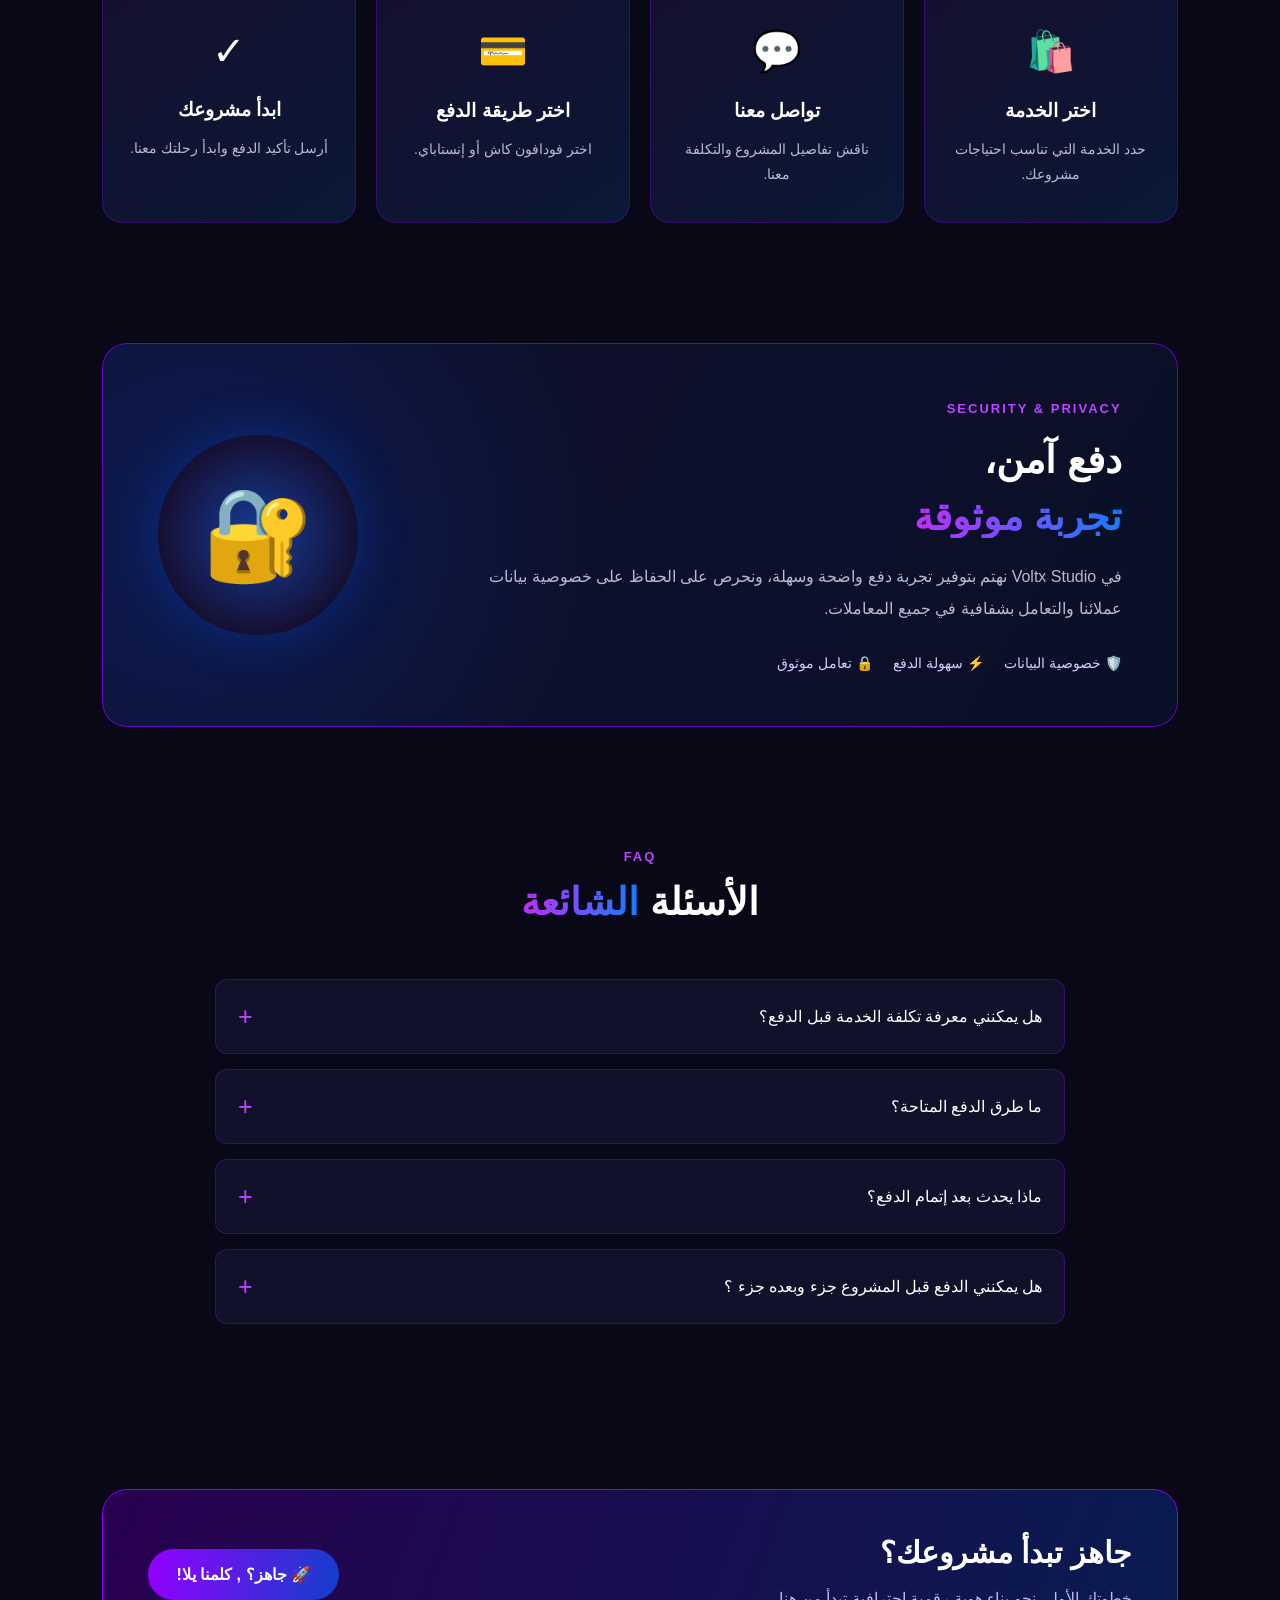
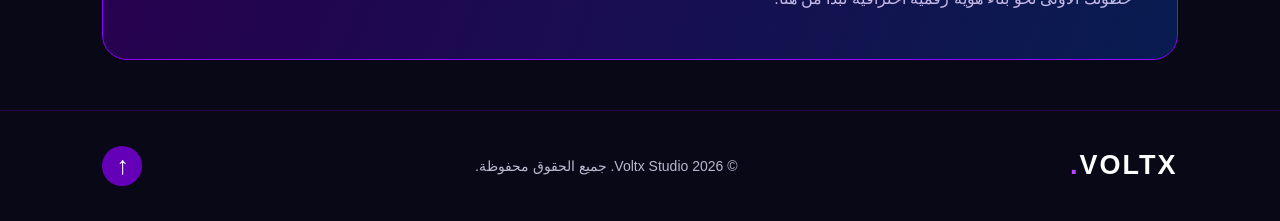
<file: voltx studio/payments.html>
<!DOCTYPE html>
<html lang="ar" dir="rtl">
<head>
    <meta charset="UTF-8">
    <meta name="viewport" content="width=device-width, initial-scale=1.0">
    <meta name="description" content="طرق الدفع المتاحة في Voltx Studio">
    <title>خدمات الدفع | Voltx Studio</title>

    <link rel="stylesheet" href="payments.css">
        <link rel="icon" href="images/our logo.png">

</head>

<body>

    <!-- Navbar -->
    <nav class="navbar">
        <a href="#" class="logo">VOLTX<span>.</span></a>

        <div class="nav-links">
            <a href="index.html">الرئيسية</a>
            <a href="#payments">طرق الدفع</a>
            <a href="#steps">خطوات الدفع</a>
            <a href="#faq">الأسئلة الشائعة</a>
        </div>

        <a href="#payments" class="nav-btn">ابدأ الآن</a>

        <button class="menu-btn" id="menuBtn" aria-label="فتح القائمة">
            ☰
        </button>
    </nav>


    <!-- Hero Section -->
    <section class="hero" id="home">

        <div class="hero-content">

            <span class="small-title">⚡ VOLTX STUDIO PAYMENT</span>

            <h1>
                طرق دفع <span>مرنة</span><br>
                وآمنة لمشروعك
            </h1>

            <p>
                نوفر لك طرق دفع سهلة ومتعددة لتسهيل حصولك على خدماتنا،
                مع تجربة دفع بسيطة وسريعة.
            </p>

            <a href="#payments" class="main-btn">
                اختر طريقة الدفع المناسبة لك
                <span>←</span>
            </a>

        </div>

        <div class="hero-visual">
            <div class="glow-circle"></div>

            <div class="payment-icon">
                <div class="phone-icon">📱</div>
                <div class="check-icon">✓</div>
                <h3>Payment</h3>
                <p>Secure & Easy</p>
            </div>
        </div>

    </section>


    <!-- Payment Methods -->
    <section class="payments section" id="payments">

        <div class="section-heading">
            <span>PAYMENT METHODS</span>
            <h2>اختر طريقة الدفع <span>المناسبة لك</span></h2>
            <p>
                نوفر لك أكثر من طريقة للدفع لتختار الأنسب لك بكل سهولة.
            </p>
        </div>

        <div class="payment-container">

            <!-- Vodafone Cash -->
            <div class="payment-card vodafone">

                <div class="payment-logo vodafone-logo">
                    <span>◉</span>
                    <h3>Vodafone<br>Cash</h3>
                </div>

                <div class="payment-info">
                    <h2>فودافون كاش</h2>
                    <p>
                        ادفع بسهولة وسرعة باستخدام محفظة
                        فودافون كاش.
                    </p>

                    <a href="#contact" class="payment-btn">
                        اطلب بيانات الدفع
                    </a>
                </div>

            </div>


            <!-- InstaPay -->
            <div class="payment-card instapay">

                <div class="payment-logo instapay-logo">
                    <h3>Insta<span>Pay</span></h3>
                    <span class="insta-arrow">➜</span>
                </div>

                <div class="payment-info">
                    <h2>إنستاباي</h2>
                    <p>
                        أرسل قيمة الخدمة بسهولة من خلال
                        تطبيق InstaPay.
                    </p>

                    <a href="#contact" class="payment-btn">
                        اطلب بيانات الدفع
                    </a>
                </div>

            </div>

        </div>

    </section>


    <!-- Steps -->
    <section class="steps section" id="steps">

        <div class="section-heading">
            <span>HOW TO PAY</span>
            <h2>كيف تتم عملية <span>الدفع؟</span></h2>
            <p>أربع خطوات بسيطة للبدء في مشروعك.</p>
        </div>

        <div class="steps-container">

            <div class="step-card">
                <div class="step-number">01</div>
                <div class="step-icon">🛍️</div>
                <h3>اختر الخدمة</h3>
                <p>حدد الخدمة التي تناسب احتياجات مشروعك.</p>
            </div>

            <div class="step-card">
                <div class="step-number">02</div>
                <div class="step-icon">💬</div>
                <h3>تواصل معنا</h3>
                <p>ناقش تفاصيل المشروع والتكلفة معنا.</p>
            </div>

            <div class="step-card">
                <div class="step-number">03</div>
                <div class="step-icon">💳</div>
                <h3>اختر طريقة الدفع</h3>
                <p>اختر فودافون كاش أو إنستاباي.</p>
            </div>

            <div class="step-card">
                <div class="step-number">04</div>
                <div class="step-icon">✓</div>
                <h3>ابدأ مشروعك</h3>
                <p>أرسل تأكيد الدفع وابدأ رحلتك معنا.</p>
            </div>

        </div>

    </section>


    <!-- Security -->
    <section class="security section">

        <div class="security-content">

            <span>SECURITY & PRIVACY</span>

            <h2>
                دفع آمن،<br>
                <span>تجربة موثوقة</span>
            </h2>

            <p>
                في Voltx Studio نهتم بتوفير تجربة دفع واضحة
                وسهلة، ونحرص على الحفاظ على خصوصية
                بيانات عملائنا والتعامل بشفافية في جميع المعاملات.
            </p>

            <div class="security-features">
                <div>🛡️ خصوصية البيانات</div>
                <div>⚡ سهولة الدفع</div>
                <div>🔒 تعامل موثوق</div>
            </div>

        </div>

        <div class="security-visual">
            <div class="shield">🔐</div>
        </div>

    </section>


    <!-- FAQ -->
    <section class="faq section" id="faq">

        <div class="section-heading">
            <span>FAQ</span>
            <h2>الأسئلة <span>الشائعة</span></h2>
        </div>

        <div class="faq-container">

            <div class="faq-item">
                <button class="faq-question">
                    هل يمكنني معرفة تكلفة الخدمة قبل الدفع؟
                    <span>+</span>
                </button>
                <div class="faq-answer">
                    <p>
                        بالتأكيد، يمكنك التواصل معنا عبر واتساب على رقم 01033151287 لمعرفة
                        تفاصيل الخدمة والتكلفة قبل البدء.
                    </p>
                </div>
            </div>

            <div class="faq-item">
                <button class="faq-question">
                    ما طرق الدفع المتاحة؟
                    <span>+</span>
                </button>
                <div class="faq-answer">
                    <p>
                        يمكنك الدفع من خلال فودافون كاش أو إنستاباي.
                    </p>
                </div>
            </div>

            <div class="faq-item">
                <button class="faq-question">
                    ماذا يحدث بعد إتمام الدفع؟
                    <span>+</span>
                </button>
                <div class="faq-answer">
                    <p>
                        بعد تأكيد الدفع نبدأ في تنفيذ مشروعك
                        وفق التفاصيل والاتفاق المحدد مسبقاً.
                    </p>
                </div>
            </div>

            <div class="faq-item">
                <button class="faq-question">
            هل يمكنني الدفع قبل المشروع جزء وبعده جزء ؟
                    <span>+</span>
                </button>
                <div class="faq-answer">
                    <p>
                     بكل تأكيد و هذه هي طريقة عملنا لكي يضمن كل من الطرفين حقة
                    </p>
                </div>
            </div>

        </div>

    </section>


    <!-- Contact CTA -->
    <section class="contact-cta" id="contact">

        <div>
            <h2>جاهز تبدأ مشروعك؟</h2>
            <p>
                خطوتك الأولى نحو بناء هوية رقمية احترافية تبدأ من هنا.
            </p>
        </div>

        <a href="https://wa.me/201033151287"
           target="_blank"
           class="main-btn">
            🚀    جاهز؟ , كلمنا يلا!  
        </a>

    </section>


    <!-- Footer -->
    <footer>
        <a href="#" class="logo">VOLTX<span>.</span></a>

        <p>
            © 2026 Voltx Studio. جميع الحقوق محفوظة.
        </p>

        <a href="#home" class="back-top">↑</a>
    </footer>


    <script src="payments.js"></script>

</body>
</html>
</file>
<file: voltx studio/payments.css>
/* =========================
   GENERAL
========================= */

* {
    margin: 0;
    padding: 0;
    box-sizing: border-box;
}

html {
    scroll-behavior: smooth;
}

body {
    background: #080817;
    color: #fff;
    font-family: Arial, sans-serif;
    overflow-x: hidden;
}

:root {
    --purple: #9400ff;
    --purple-light: #bd45ff;
    --blue: #073caa;
    --blue-light: #087cff;
    --dark: #080817;
    --card: #11112b;
    --text: #b9b9d1;
}

a {
    text-decoration: none;
    color: inherit;
}

.section {
    padding: 100px 8%;
}


/* =========================
   NAVBAR
========================= */

.navbar {
    height: 85px;
    padding: 0 8%;
    display: flex;
    justify-content: space-between;
    align-items: center;
    background: rgba(8, 8, 23, .95);
    border-bottom: 1px solid rgba(148, 0, 255, .2);
    position: sticky;
    top: 0;
    z-index: 1000;
    backdrop-filter: blur(15px);
}

.logo {
    font-size: 27px;
    font-weight: 900;
    letter-spacing: 2px;
}

.logo span {
    color: var(--purple-light);
}

.nav-links {
    display: flex;
    gap: 35px;
}

.nav-links a {
    color: var(--text);
    transition: .3s;
}

.nav-links a:hover {
    color: var(--purple-light);
}

.nav-btn {
    background: linear-gradient(120deg, var(--purple), var(--blue));
    padding: 12px 25px;
    border-radius: 30px;
    transition: .3s;
}

.nav-btn:hover,
.main-btn:hover,
.payment-btn:hover {
    transform: translateY(-5px);
    box-shadow: 0 0 25px rgba(148, 0, 255, .5);
}

.menu-btn {
    display: none;
    background: none;
    border: none;
    color: white;
    font-size: 30px;
    cursor: pointer;
}


/* =========================
   HERO
========================= */

.hero {
    min-height: 590px;
    padding: 80px 8%;
    display: flex;
    align-items: center;
    justify-content: space-between;
    gap: 40px;
    background:
        radial-gradient(ellipse at 80% 40%, rgba(70, 0, 180, .2), transparent 50%),
        radial-gradient(ellipse at 10% 80%, rgba(0, 65, 200, .18), transparent 45%);
}

.hero-content {
    max-width: 600px;
}

.small-title,
.section-heading > span,
.security-content > span {
    color: var(--purple-light);
    letter-spacing: 2px;
    font-size: 13px;
    font-weight: bold;
}

.hero h1 {
    font-size: clamp(38px, 5vw, 65px);
    line-height: 1.5;
    margin: 20px 0;
}

.hero h1 span,
.section-heading h2 span,
.security-content h2 span {
    background: linear-gradient(90deg, #c12dff, #167cff);
    -webkit-background-clip: text;
    background-clip: text;
    color: transparent;
}

.hero-content p {
    color: var(--text);
    font-size: 17px;
    line-height: 2;
    margin-bottom: 30px;
}

.main-btn {
    display: inline-flex;
    align-items: center;
    gap: 15px;
    background: linear-gradient(100deg, #9400ff, #123fca);
    padding: 16px 28px;
    border-radius: 40px;
    font-weight: bold;
    transition: .3s;
}

.hero-visual {
    width: 350px;
    height: 350px;
    display: flex;
    align-items: center;
    justify-content: center;
    position: relative;
}

.glow-circle {
    position: absolute;
    width: 280px;
    height: 280px;
    border-radius: 50%;
    background: linear-gradient(135deg, #8000ff, #005bff);
    filter: blur(100px);
    opacity: .5;
}

.payment-icon {
    position: relative;
    z-index: 1;
    width: 230px;
    height: 270px;
    border: 1px solid #8c2bff;
    background: linear-gradient(145deg, #191044, #071c52);
    border-radius: 35px;
    box-shadow: 0 0 50px rgba(117, 0, 255, .3);
    display: flex;
    flex-direction: column;
    align-items: center;
    justify-content: center;
    gap: 15px;
}

.phone-icon {
    font-size: 75px;
}

.check-icon {
    position: absolute;
    top: 30px;
    right: 30px;
    background: #126cff;
    width: 35px;
    height: 35px;
    border-radius: 50%;
    display: grid;
    place-items: center;
    font-size: 22px;
}

.payment-icon h3 {
    color: #fff;
    font-size: 25px;
}

.payment-icon p {
    color: #a7a7ce;
}


/* =========================
   SECTION HEADINGS
========================= */

.section-heading {
    text-align: center;
    margin-bottom: 55px;
}

.section-heading h2 {
    font-size: clamp(25px, 4vw, 38px);
    margin: 15px 0;
}

.section-heading p {
    color: var(--text);
    line-height: 1.8;
}


/* =========================
   PAYMENT CARDS
========================= */

.payment-container {
    display: grid;
    grid-template-columns: repeat(2, 1fr);
    gap: 25px;
}

.payment-card {
    min-height: 240px;
    padding: 35px;
    border: 1px solid rgba(148, 0, 255, .6);
    border-radius: 22px;
    display: flex;
    align-items: center;
    gap: 30px;
    background: linear-gradient(135deg, #17102d, #091a3b);
    transition: .4s;
}

.payment-card:hover {
    transform: translateY(-8px);
    border-color: #bd45ff;
    box-shadow: 0 10px 40px rgba(92, 0, 255, .2);
}

.payment-logo {
    min-width: 125px;
    text-align: center;
}

.vodafone-logo {
    color: #ff273a;
}

.vodafone-logo > span {
    font-size: 60px;
}

.vodafone-logo h3 {
    font-size: 22px;
}

.instapay-logo h3 {
    font-size: 28px;
    font-weight: 900;
    color: #fff;
    font-style: italic;
}

.instapay-logo h3 span {
    color: #bd45ff;
}

.insta-arrow {
    font-size: 40px;
    color: #bd45ff;
}

.payment-info {
    border-right: 1px solid rgba(180, 100, 255, .5);
    padding-right: 25px;
}

.payment-info h2 {
    font-size: 23px;
    margin-bottom: 12px;
}

.payment-info p {
    color: var(--text);
    line-height: 1.8;
    margin-bottom: 20px;
}

.payment-btn {
    display: inline-block;
    background: linear-gradient(100deg, #9400ff, #123fca);
    padding: 11px 22px;
    border-radius: 25px;
    font-size: 14px;
    transition: .3s;
}


/* =========================
   STEPS
========================= */

.steps-container {
    display: grid;
    grid-template-columns: repeat(4, 1fr);
    gap: 20px;
}

.step-card {
    position: relative;
    text-align: center;
    padding: 35px 20px;
    background: linear-gradient(145deg, #15102e, #0a1836);
    border: 1px solid rgba(135, 0, 255, .3);
    border-radius: 20px;
    transition: .3s;
}

.step-card:hover {
    border-color: var(--purple-light);
    transform: translateY(-7px);
}

.step-number {
    position: absolute;
    top: 15px;
    right: 15px;
    color: var(--purple-light);
    font-size: 18px;
    font-weight: bold;
}

.step-icon {
    font-size: 40px;
    margin: 25px 0;
}

.step-card h3 {
    margin-bottom: 15px;
}

.step-card p {
    color: var(--text);
    font-size: 14px;
    line-height: 1.8;
}


/* =========================
   SECURITY
========================= */

.security {
    margin: 20px 8%;
    padding: 55px;
    border: 1px solid rgba(140, 0, 255, .7);
    border-radius: 25px;
    background:
        radial-gradient(circle at 10% 50%, rgba(0, 75, 255, .2), transparent 40%),
        linear-gradient(120deg, #10102c, #0a1028);
    display: flex;
    justify-content: space-between;
    align-items: center;
    gap: 40px;
}

.security-content {
    max-width: 650px;
}

.security-content h2 {
    font-size: 38px;
    line-height: 1.5;
    margin: 15px 0;
}

.security-content p {
    color: var(--text);
    line-height: 2;
}

.security-features {
    display: flex;
    flex-wrap: wrap;
    gap: 20px;
    margin-top: 30px;
    color: #d9c9ff;
    font-size: 14px;
}

.security-visual {
    width: 200px;
    height: 200px;
    min-width: 150px;
    border-radius: 50%;
    display: grid;
    place-items: center;
    background: radial-gradient(circle, #153d9b, #151033 70%);
    box-shadow: 0 0 50px rgba(0, 90, 255, .3);
}

.shield {
    font-size: 90px;
}


/* =========================
   FAQ
========================= */

.faq-container {
    max-width: 850px;
    margin: auto;
}

.faq-item {
    margin-bottom: 15px;
    border: 1px solid rgba(135, 0, 255, .35);
    border-radius: 12px;
    background: #11112b;
    overflow: hidden;
}

.faq-question {
    width: 100%;
    padding: 22px;
    background: transparent;
    border: none;
    color: white;
    display: flex;
    justify-content: space-between;
    align-items: center;
    font-size: 16px;
    text-align: right;
    cursor: pointer;
    gap: 15px;
}

.faq-question span {
    color: var(--purple-light);
    font-size: 25px;
    transition: .3s;
}

.faq-answer {
    max-height: 0;
    overflow: hidden;
    transition: max-height .35s ease;
}

.faq-answer p {
    color: var(--text);
    padding: 0 22px 20px;
    line-height: 1.9;
}

.faq-item.active .faq-question span {
    transform: rotate(45deg);
}


/* =========================
   CONTACT CTA
========================= */

.contact-cta {
    margin: 50px 8%;
    padding: 45px;
    border-radius: 25px;
    border: 1px solid #8e00ff;
    background: linear-gradient(110deg, #28004f, #081c50);
    display: flex;
    justify-content: space-between;
    align-items: center;
    gap: 25px;
}

.contact-cta h2 {
    font-size: 30px;
    margin-bottom: 15px;
}

.contact-cta p {
    color: #c5b9e8;
    line-height: 1.8;
}


/* =========================
   FOOTER
========================= */

footer {
    padding: 35px 8%;
    border-top: 1px solid rgba(148, 0, 255, .2);
    display: flex;
    justify-content: space-between;
    align-items: center;
    gap: 20px;
}

footer p {
    color: var(--text);
    font-size: 14px;
}

.back-top {
    width: 40px;
    height: 40px;
    background: #6500b9;
    display: grid;
    place-items: center;
    border-radius: 50%;
    font-size: 25px;
}


/* =========================
   RESPONSIVE
========================= */

@media (max-width: 900px) {

    .nav-links {
        gap: 15px;
    }

    .hero {
        padding: 70px 6%;
    }

    .payment-container {
        grid-template-columns: 1fr;
    }

    .steps-container {
        grid-template-columns: repeat(2, 1fr);
    }

    .security {
        margin: 20px 5%;
    }
}


@media (max-width: 650px) {

    .navbar {
        padding: 0 5%;
        height: 75px;
    }

    .menu-btn {
        display: block;
    }

    .nav-btn {
        display: none;
    }

    .nav-links {
        display: none;
        position: absolute;
        top: 75px;
        right: 0;
        width: 100%;
        padding: 25px;
        background: #10102a;
        flex-direction: column;
        text-align: center;
        border-bottom: 1px solid #7500c9;
        gap: 25px;
    }

    .nav-links.active {
        display: flex;
    }

    .hero {
        flex-direction: column;
        text-align: center;
        padding: 65px 6%;
    }

    .hero-visual {
        width: 100%;
        height: 300px;
    }

    .hero h1 {
        font-size: 38px;
    }

    .section {
        padding: 70px 6%;
    }

    .payment-card {
        flex-direction: column;
        text-align: center;
        padding: 30px 20px;
    }

    .payment-info {
        border-right: none;
        border-top: 1px solid rgba(180, 100, 255, .5);
        padding: 20px 0 0;
    }

    .steps-container {
        grid-template-columns: 1fr;
    }

    .security {
        flex-direction: column;
        text-align: center;
        padding: 35px 20px;
    }

    .security-features {
        justify-content: center;
    }

    .contact-cta {
        flex-direction: column;
        text-align: center;
        padding: 35px 20px;
    }

    .contact-cta h2 {
        font-size: 25px;
    }

    footer {
        flex-direction: column;
        text-align: center;
    }

}
</file>
